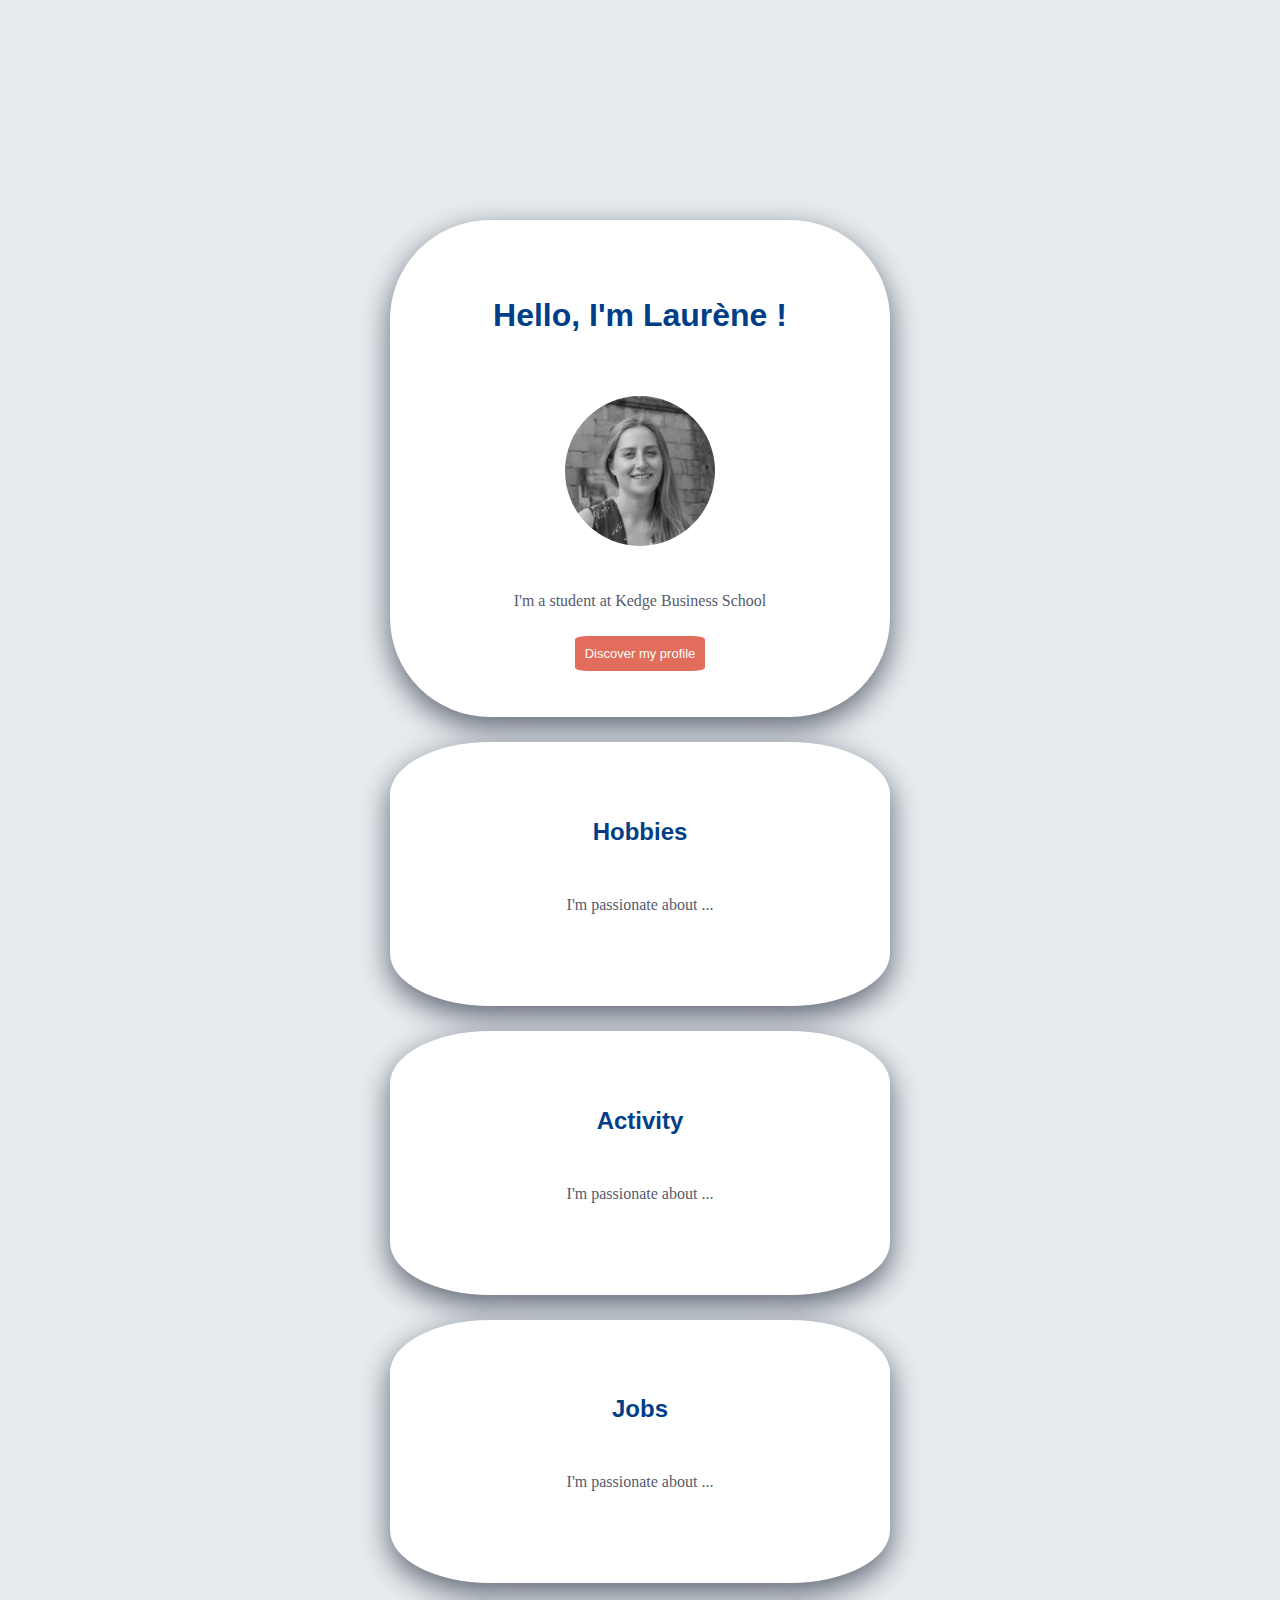
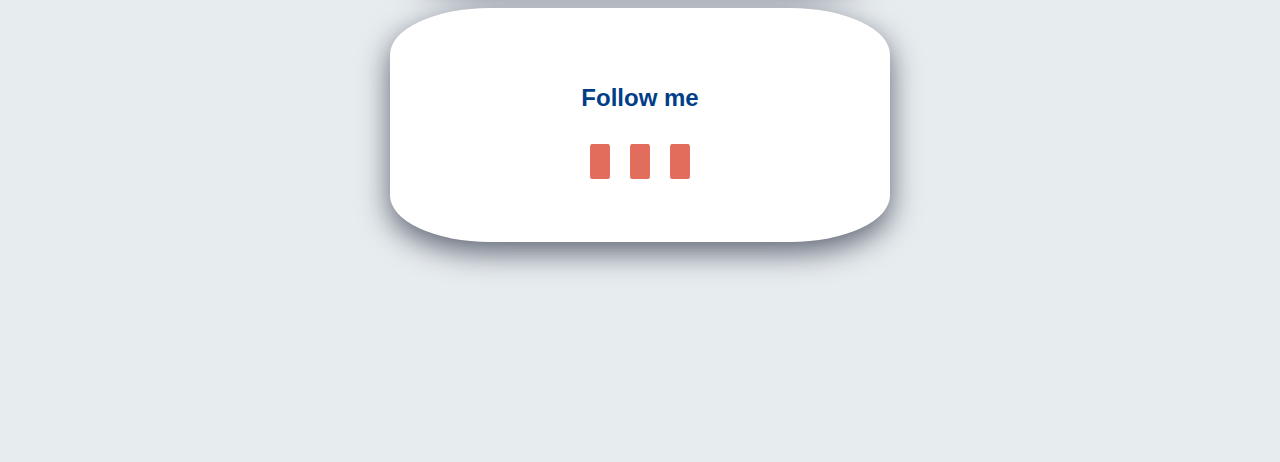
<file: index.html>
<html>
<head>
	<link rel="stylesheet" type="text/css" href="css/style.css">
	<link rel="stylesheet" href="https://use.fontawesome.com/releases/v5.2.0/css/all.css" target='_blank' integrity="sha384-hWVjflwFxL6sNzntih27bfxkr27PmbbK/iSvJ+a4+0owXq79v+lsFkW54bOGbiDQ" crossorigin="anonymous">
</head>



<body>
	<div class="container">
		<div class="card-white">
			<h1>Hello, I'm Laurène !</h1>	
			<img id="leader" src="assets/profile-picture.png" width="150px">
			<p>I'm a student at Kedge Business School</p>
			<a href="https://www.linkedin.com/in/laurenebattisti/" target="_blank">Discover my profile</a>
		</div>

		<div class="card-white">
			<h2>Hobbies</h2>
			<p>I'm passionate about ...</p>
		</div>

		<div class="card-white">
			<h2>Activity</h2>
			<p>I'm passionate about ...</p>
		</div>

		<div class="card-white">
			<h2>Jobs</h2>
			<p>I'm passionate about ...</p>
		</div>
			
		<div class="card-white">
	        <h2>Follow me</h2>
	        <ul class="list-inline">
	          <li>
	            <a href="https://github.com/" target="_blank">
	              <i class="fab fa-github-square"></i>
	            </a>
	          </li>
	          <li>
	            <a href="https://twitter.com/" target="_blank">
	              <i class="fab fa-twitter-square"></i>
	            </a>
	          </li>
	          <li>
	            <a href="https://medium.com/" target="_blank">
	              <i class="fab fa-medium"></i>
	            </a>
	          </li>
	        </ul>
      	</div>

	</div>
</body>
</html>
</file>
<file: css/style.css>
body { 
	color: #555b6e;
	background-color: #e7ecef;
} 

.container { 
	width: 500px;
  	margin: 220px auto;
} 

.card-white { 
	background-color: #ffffff;
	margin: 25px 0px;
	padding:56px 26px;
	box-shadow: 0px 10px 30px #5e6472;
	border-radius: 20%;
	text-align: center;
	font-family: 'Roboto';
} 

h1{
  color: #003f88;
  font-size: 32px;
  font-weight: 900;
}

h1, h2 {
  font-family: 'Roboto', sans-serif;
  color: #003f88;
  padding-bottom: 20px;
}

p { 
	padding: 10px 10px;	
	padding-bottom: 20px;
} 


#leader { 
	border-radius: 50%;
	padding: 20px 0px;
} 

a{
  font-family: 'Roboto', sans-serif;
  text-decoration: none;
  background-color: #e26d5c;
  color: #f7fff7;
  font-size: 13px;
  border-radius: 10%;
  padding: 10px 10px;
}

a:hover {
  color: 003f88;
}

.list-inline li {
	display: inline;
	padding: 10px;
}
ul {
	padding: 0px;
}
@media (max-width: 960px) {
  /* For a screen < 960px, this CSS will be read */
  .container {
    width: 700px;
  }
}
@media (max-width: 720px) {
  /* For a screen < 720px, this CSS will be read */
  .container {
    width: 500px;
  }
}
@media (max-width: 540px) {
  /* For a screen < 540px, this CSS will be read */
  .container {
    width: 300px;
  }
}
</file>
